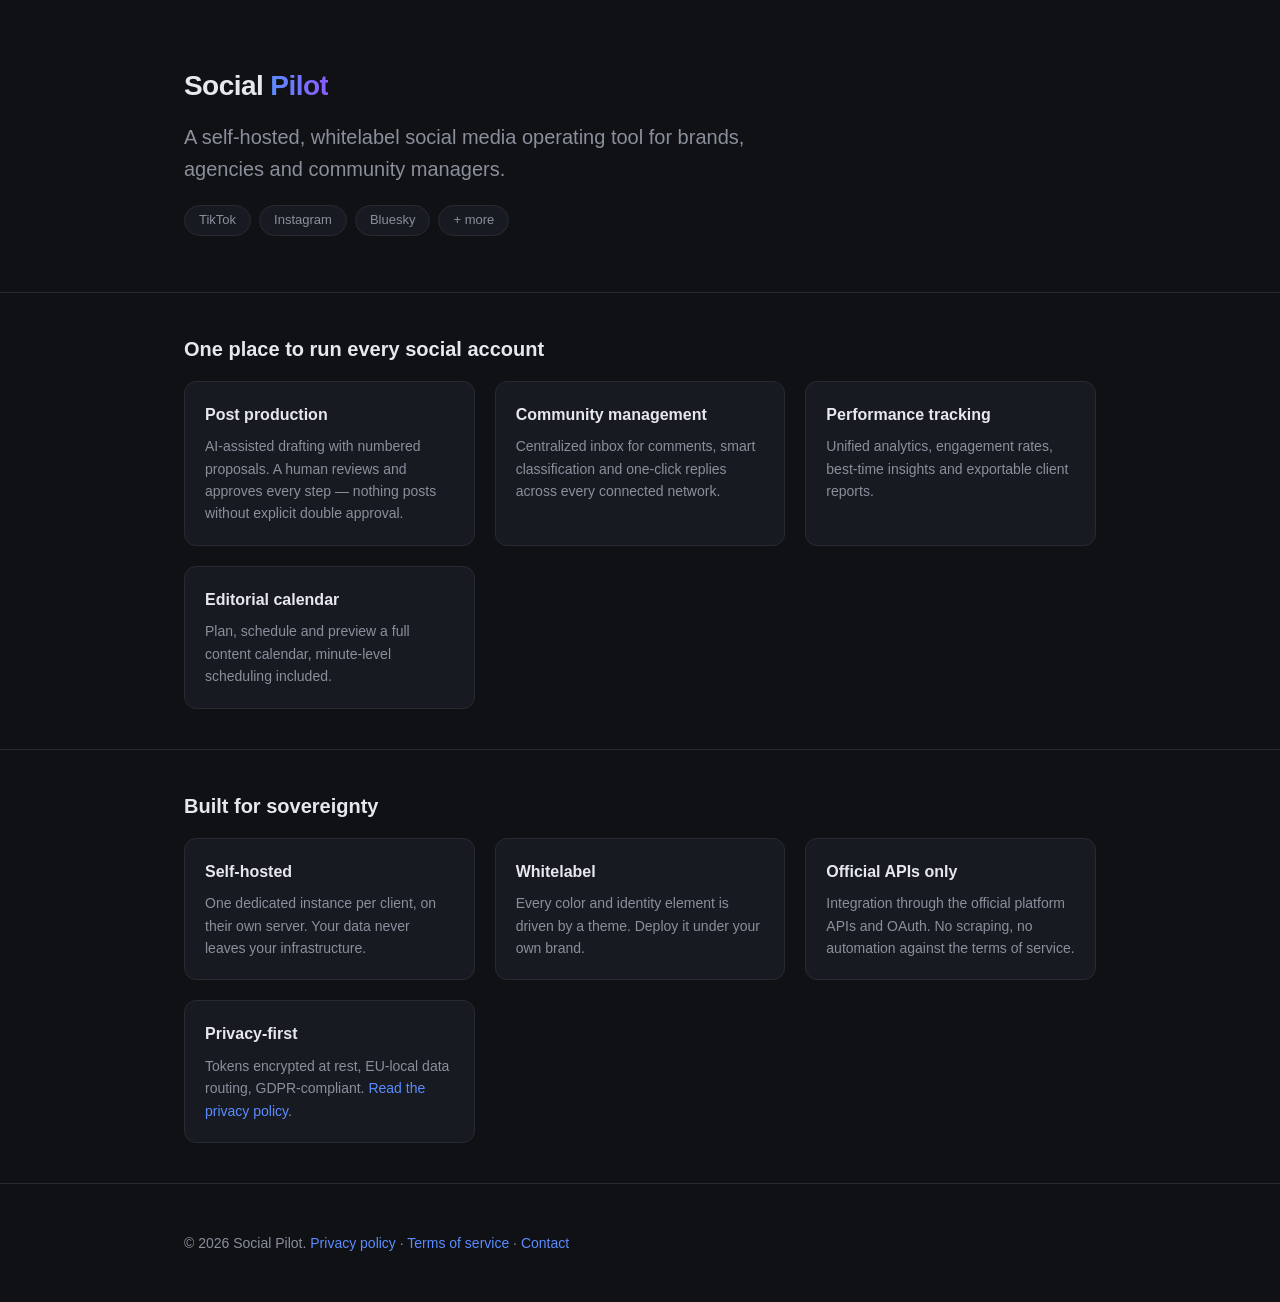
<file: site/index.html>
<!DOCTYPE html>
<html lang="en">
<head>
<meta charset="UTF-8">
<meta name="viewport" content="width=device-width, initial-scale=1.0">
<title>Social Pilot — Whitelabel Social Media Operating Tool</title>
<meta name="description" content="Self-hosted, whitelabel social media operating tool for brands and agencies. Centralized post production, community management and performance tracking for TikTok, Instagram and more.">
<style>
  :root {
    --bg: #0f1115; --surface: #171a21; --border: #262a33;
    --fg: #e6e8ee; --muted: #8a8f9c; --accent: #5b8cff; --accent-2: #8a5bff;
  }
  * { box-sizing: border-box; margin: 0; padding: 0; }
  body { background: var(--bg); color: var(--fg); font: 16px/1.6 -apple-system, BlinkMacSystemFont, "Segoe UI", Roboto, sans-serif; }
  a { color: var(--accent); text-decoration: none; }
  .wrap { max-width: 960px; margin: 0 auto; padding: 0 24px; }
  header { padding: 64px 0 48px; }
  .logo { font-size: 28px; font-weight: 700; letter-spacing: -0.02em; }
  .logo span { background: linear-gradient(90deg, var(--accent), var(--accent-2)); -webkit-background-clip: text; background-clip: text; color: transparent; }
  .tagline { font-size: 20px; color: var(--muted); margin-top: 12px; max-width: 640px; }
  section { padding: 40px 0; border-top: 1px solid var(--border); }
  h2 { font-size: 20px; margin-bottom: 16px; }
  .grid { display: grid; grid-template-columns: repeat(auto-fit, minmax(260px, 1fr)); gap: 20px; }
  .card { background: var(--surface); border: 1px solid var(--border); border-radius: 12px; padding: 20px; }
  .card h3 { font-size: 16px; margin-bottom: 8px; }
  .card p { color: var(--muted); font-size: 14px; }
  footer { padding: 48px 0; color: var(--muted); font-size: 14px; border-top: 1px solid var(--border); }
  .pill { display: inline-block; background: var(--surface); border: 1px solid var(--border); border-radius: 999px; padding: 4px 14px; font-size: 13px; color: var(--muted); margin: 0 8px 8px 0; }
</style>
</head>
<body>
<header>
  <div class="wrap">
    <div class="logo">Social <span>Pilot</span></div>
    <p class="tagline">A self-hosted, whitelabel social media operating tool for brands, agencies and community managers.</p>
    <div style="margin-top: 20px;">
      <span class="pill">TikTok</span><span class="pill">Instagram</span><span class="pill">Bluesky</span><span class="pill">+ more</span>
    </div>
  </div>
</header>

<section>
  <div class="wrap">
    <h2>One place to run every social account</h2>
    <div class="grid">
      <div class="card">
        <h3>Post production</h3>
        <p>AI-assisted drafting with numbered proposals. A human reviews and approves every step — nothing posts without explicit double approval.</p>
      </div>
      <div class="card">
        <h3>Community management</h3>
        <p>Centralized inbox for comments, smart classification and one-click replies across every connected network.</p>
      </div>
      <div class="card">
        <h3>Performance tracking</h3>
        <p>Unified analytics, engagement rates, best-time insights and exportable client reports.</p>
      </div>
      <div class="card">
        <h3>Editorial calendar</h3>
        <p>Plan, schedule and preview a full content calendar, minute-level scheduling included.</p>
      </div>
    </div>
  </div>
</section>

<section>
  <div class="wrap">
    <h2>Built for sovereignty</h2>
    <div class="grid">
      <div class="card">
        <h3>Self-hosted</h3>
        <p>One dedicated instance per client, on their own server. Your data never leaves your infrastructure.</p>
      </div>
      <div class="card">
        <h3>Whitelabel</h3>
        <p>Every color and identity element is driven by a theme. Deploy it under your own brand.</p>
      </div>
      <div class="card">
        <h3>Official APIs only</h3>
        <p>Integration through the official platform APIs and OAuth. No scraping, no automation against the terms of service.</p>
      </div>
      <div class="card">
        <h3>Privacy-first</h3>
        <p>Tokens encrypted at rest, EU-local data routing, GDPR-compliant. <a href="privacy.html">Read the privacy policy</a>.</p>
      </div>
    </div>
  </div>
</section>

<footer>
  <div class="wrap">
    <p>&copy; 2026 Social Pilot. <a href="privacy.html">Privacy policy</a> &middot; <a href="terms.html">Terms of service</a> &middot; <a href="mailto:contact@aiturn.io">Contact</a></p>
  </div>
</footer>
</body>
</html>
</file>
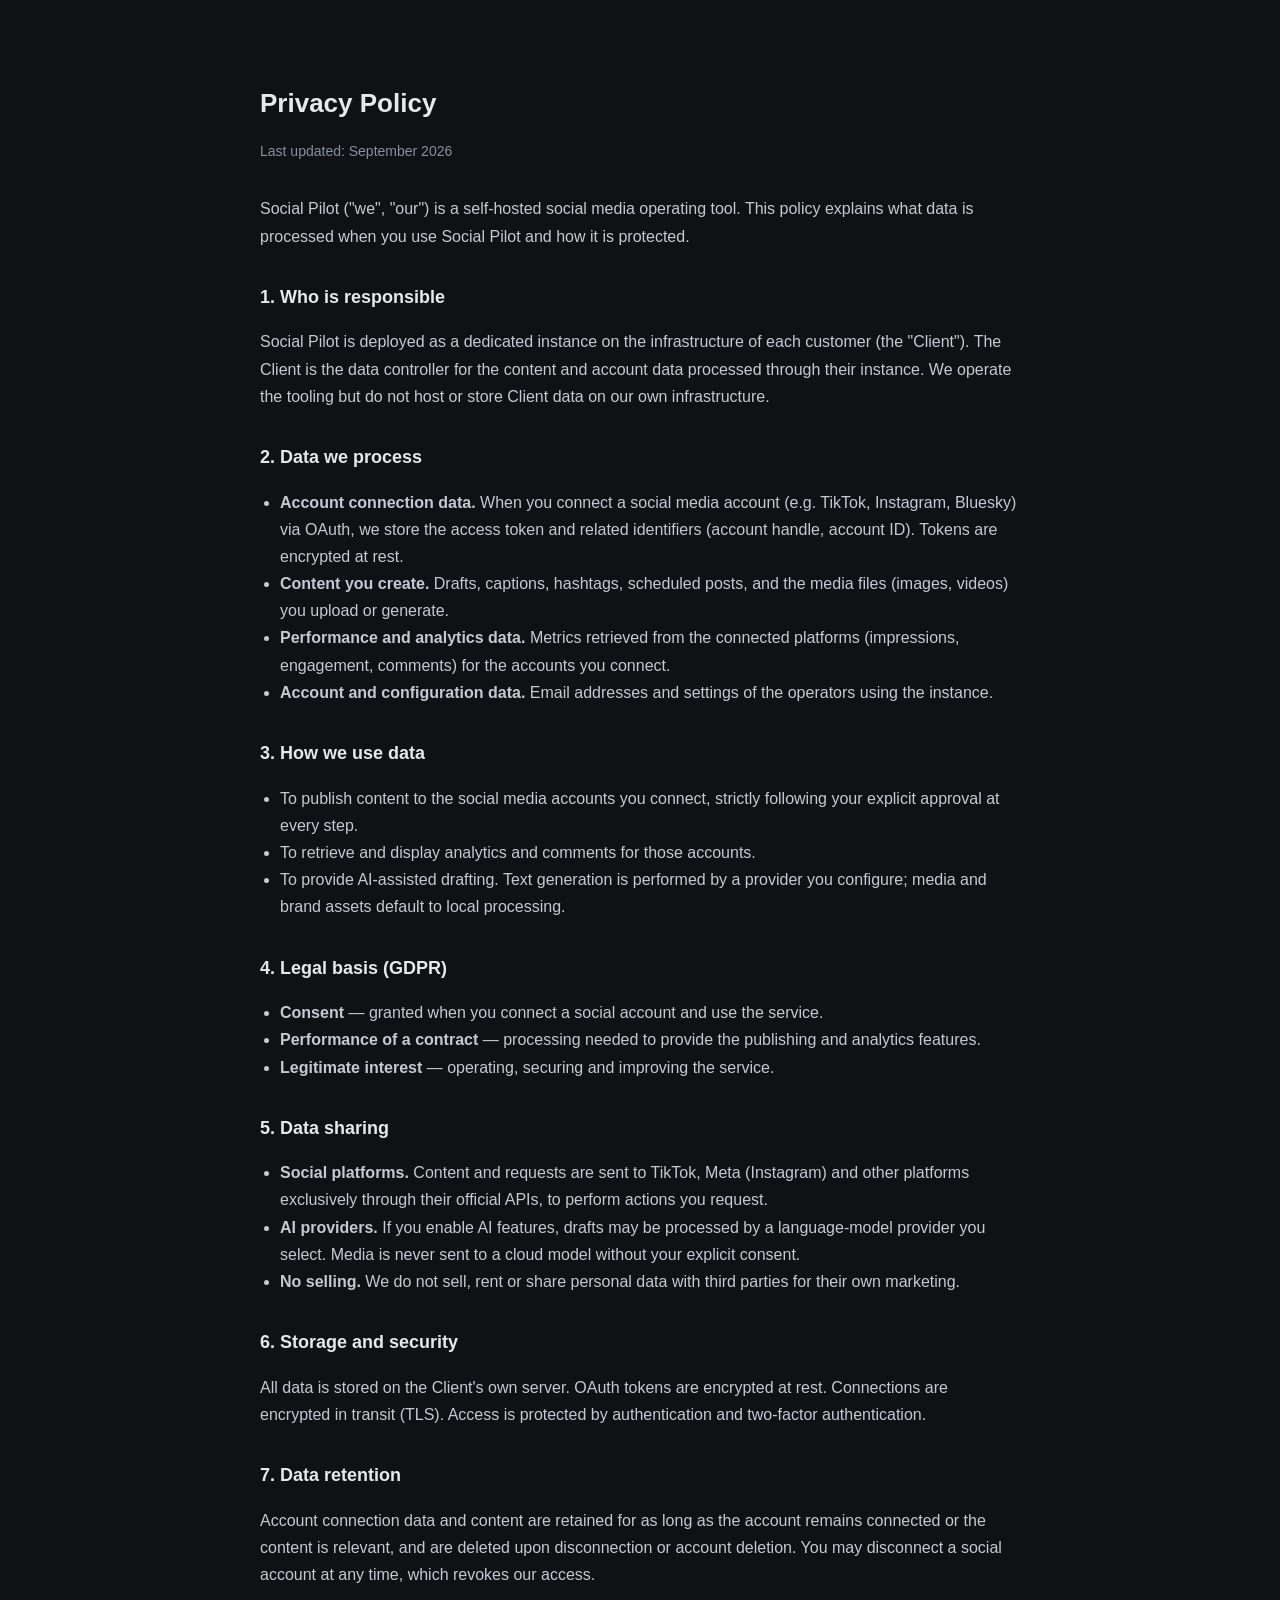
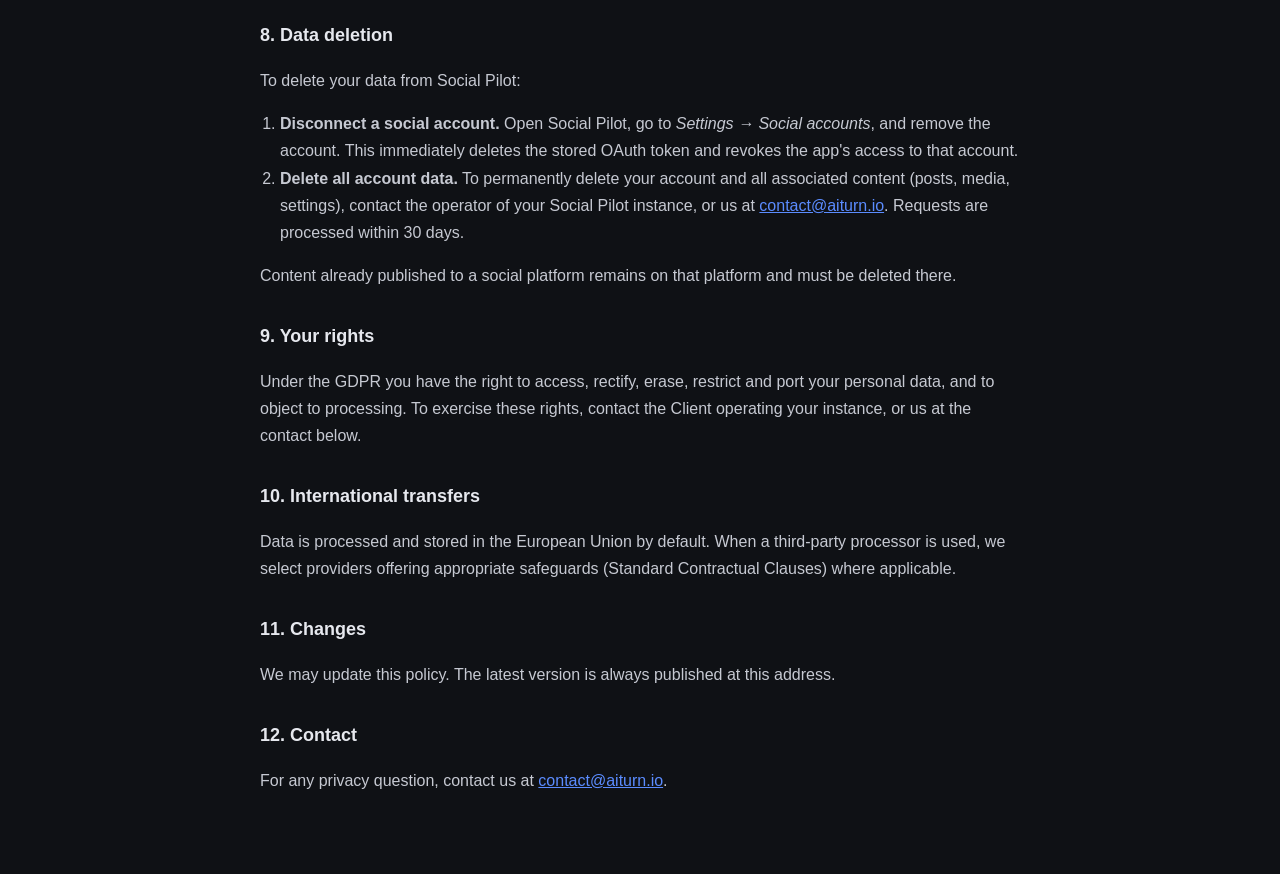
<file: site/privacy.html>
<!DOCTYPE html>
<html lang="en">
<head>
<meta charset="UTF-8">
<meta name="viewport" content="width=device-width, initial-scale=1.0">
<title>Privacy Policy — Social Pilot</title>
<style>
  body { background: #0f1115; color: #e6e8ee; font: 16px/1.7 -apple-system, BlinkMacSystemFont, "Segoe UI", Roboto, sans-serif; margin: 0; }
  .wrap { max-width: 760px; margin: 0 auto; padding: 64px 24px; }
  h1 { font-size: 26px; margin-bottom: 8px; }
  .updated { color: #8a8f9c; font-size: 14px; margin-bottom: 32px; }
  h2 { font-size: 18px; margin-top: 32px; }
  p, li { color: #c6c9d2; }
  ul, ol { padding-left: 20px; }
  a { color: #5b8cff; }
</style>
</head>
<body>
<div class="wrap">
  <h1>Privacy Policy</h1>
  <p class="updated">Last updated: September 2026</p>

  <p>Social Pilot ("we", "our") is a self-hosted social media operating tool. This policy explains what data is processed when you use Social Pilot and how it is protected.</p>

  <h2>1. Who is responsible</h2>
  <p>Social Pilot is deployed as a dedicated instance on the infrastructure of each customer (the "Client"). The Client is the data controller for the content and account data processed through their instance. We operate the tooling but do not host or store Client data on our own infrastructure.</p>

  <h2>2. Data we process</h2>
  <ul>
    <li><strong>Account connection data.</strong> When you connect a social media account (e.g. TikTok, Instagram, Bluesky) via OAuth, we store the access token and related identifiers (account handle, account ID). Tokens are encrypted at rest.</li>
    <li><strong>Content you create.</strong> Drafts, captions, hashtags, scheduled posts, and the media files (images, videos) you upload or generate.</li>
    <li><strong>Performance and analytics data.</strong> Metrics retrieved from the connected platforms (impressions, engagement, comments) for the accounts you connect.</li>
    <li><strong>Account and configuration data.</strong> Email addresses and settings of the operators using the instance.</li>
  </ul>

  <h2>3. How we use data</h2>
  <ul>
    <li>To publish content to the social media accounts you connect, strictly following your explicit approval at every step.</li>
    <li>To retrieve and display analytics and comments for those accounts.</li>
    <li>To provide AI-assisted drafting. Text generation is performed by a provider you configure; media and brand assets default to local processing.</li>
  </ul>

  <h2>4. Legal basis (GDPR)</h2>
  <ul>
    <li><strong>Consent</strong> — granted when you connect a social account and use the service.</li>
    <li><strong>Performance of a contract</strong> — processing needed to provide the publishing and analytics features.</li>
    <li><strong>Legitimate interest</strong> — operating, securing and improving the service.</li>
  </ul>

  <h2>5. Data sharing</h2>
  <ul>
    <li><strong>Social platforms.</strong> Content and requests are sent to TikTok, Meta (Instagram) and other platforms exclusively through their official APIs, to perform actions you request.</li>
    <li><strong>AI providers.</strong> If you enable AI features, drafts may be processed by a language-model provider you select. Media is never sent to a cloud model without your explicit consent.</li>
    <li><strong>No selling.</strong> We do not sell, rent or share personal data with third parties for their own marketing.</li>
  </ul>

  <h2>6. Storage and security</h2>
  <p>All data is stored on the Client's own server. OAuth tokens are encrypted at rest. Connections are encrypted in transit (TLS). Access is protected by authentication and two-factor authentication.</p>

  <h2>7. Data retention</h2>
  <p>Account connection data and content are retained for as long as the account remains connected or the content is relevant, and are deleted upon disconnection or account deletion. You may disconnect a social account at any time, which revokes our access.</p>

  <h2 id="data-deletion">8. Data deletion</h2>
  <p>To delete your data from Social Pilot:</p>
  <ol>
    <li><strong>Disconnect a social account.</strong> Open Social Pilot, go to <em>Settings → Social accounts</em>, and remove the account. This immediately deletes the stored OAuth token and revokes the app's access to that account.</li>
    <li><strong>Delete all account data.</strong> To permanently delete your account and all associated content (posts, media, settings), contact the operator of your Social Pilot instance, or us at <a href="mailto:contact@aiturn.io">contact@aiturn.io</a>. Requests are processed within 30 days.</li>
  </ol>
  <p>Content already published to a social platform remains on that platform and must be deleted there.</p>

  <h2>9. Your rights</h2>
  <p>Under the GDPR you have the right to access, rectify, erase, restrict and port your personal data, and to object to processing. To exercise these rights, contact the Client operating your instance, or us at the contact below.</p>

  <h2>10. International transfers</h2>
  <p>Data is processed and stored in the European Union by default. When a third-party processor is used, we select providers offering appropriate safeguards (Standard Contractual Clauses) where applicable.</p>

  <h2>11. Changes</h2>
  <p>We may update this policy. The latest version is always published at this address.</p>

  <h2>12. Contact</h2>
  <p>For any privacy question, contact us at <a href="mailto:contact@aiturn.io">contact@aiturn.io</a>.</p>
</div>
</body>
</html>
</file>
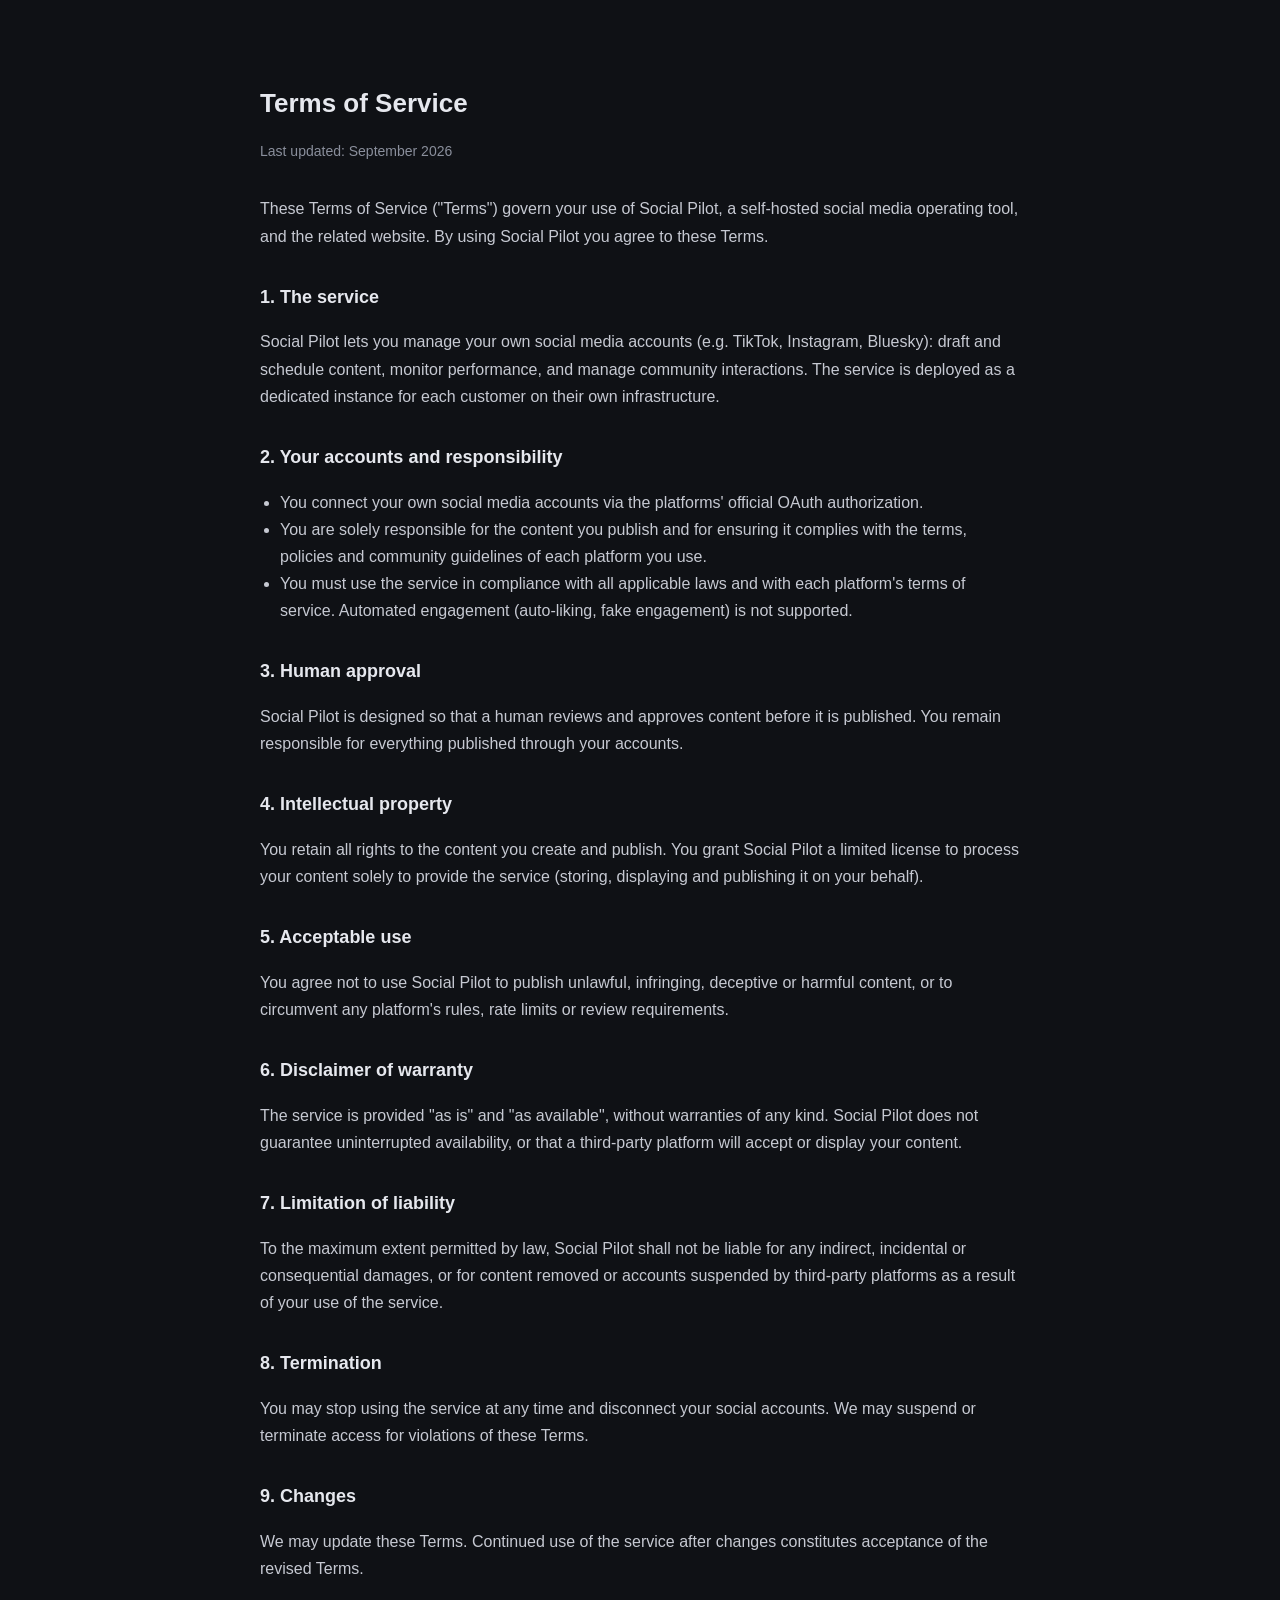
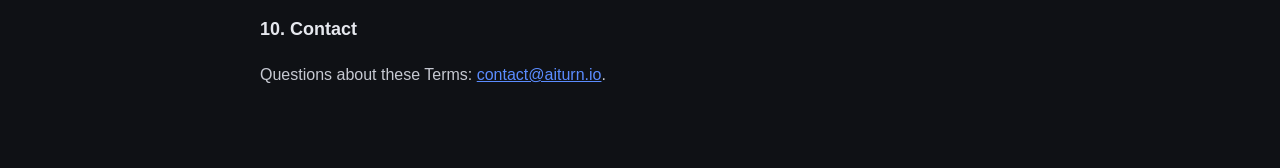
<file: site/terms.html>
<!DOCTYPE html>
<html lang="en">
<head>
<meta charset="UTF-8">
<meta name="viewport" content="width=device-width, initial-scale=1.0">
<title>Terms of Service — Social Pilot</title>
<style>
  body { background: #0f1115; color: #e6e8ee; font: 16px/1.7 -apple-system, BlinkMacSystemFont, "Segoe UI", Roboto, sans-serif; margin: 0; }
  .wrap { max-width: 760px; margin: 0 auto; padding: 64px 24px; }
  h1 { font-size: 26px; margin-bottom: 8px; }
  .updated { color: #8a8f9c; font-size: 14px; margin-bottom: 32px; }
  h2 { font-size: 18px; margin-top: 32px; }
  p, li { color: #c6c9d2; }
  ul { padding-left: 20px; }
  a { color: #5b8cff; }
</style>
</head>
<body>
<div class="wrap">
  <h1>Terms of Service</h1>
  <p class="updated">Last updated: September 2026</p>

  <p>These Terms of Service ("Terms") govern your use of Social Pilot, a self-hosted social media operating tool, and the related website. By using Social Pilot you agree to these Terms.</p>

  <h2>1. The service</h2>
  <p>Social Pilot lets you manage your own social media accounts (e.g. TikTok, Instagram, Bluesky): draft and schedule content, monitor performance, and manage community interactions. The service is deployed as a dedicated instance for each customer on their own infrastructure.</p>

  <h2>2. Your accounts and responsibility</h2>
  <ul>
    <li>You connect your own social media accounts via the platforms' official OAuth authorization.</li>
    <li>You are solely responsible for the content you publish and for ensuring it complies with the terms, policies and community guidelines of each platform you use.</li>
    <li>You must use the service in compliance with all applicable laws and with each platform's terms of service. Automated engagement (auto-liking, fake engagement) is not supported.</li>
  </ul>

  <h2>3. Human approval</h2>
  <p>Social Pilot is designed so that a human reviews and approves content before it is published. You remain responsible for everything published through your accounts.</p>

  <h2>4. Intellectual property</h2>
  <p>You retain all rights to the content you create and publish. You grant Social Pilot a limited license to process your content solely to provide the service (storing, displaying and publishing it on your behalf).</p>

  <h2>5. Acceptable use</h2>
  <p>You agree not to use Social Pilot to publish unlawful, infringing, deceptive or harmful content, or to circumvent any platform's rules, rate limits or review requirements.</p>

  <h2>6. Disclaimer of warranty</h2>
  <p>The service is provided "as is" and "as available", without warranties of any kind. Social Pilot does not guarantee uninterrupted availability, or that a third-party platform will accept or display your content.</p>

  <h2>7. Limitation of liability</h2>
  <p>To the maximum extent permitted by law, Social Pilot shall not be liable for any indirect, incidental or consequential damages, or for content removed or accounts suspended by third-party platforms as a result of your use of the service.</p>

  <h2>8. Termination</h2>
  <p>You may stop using the service at any time and disconnect your social accounts. We may suspend or terminate access for violations of these Terms.</p>

  <h2>9. Changes</h2>
  <p>We may update these Terms. Continued use of the service after changes constitutes acceptance of the revised Terms.</p>

  <h2>10. Contact</h2>
  <p>Questions about these Terms: <a href="mailto:contact@aiturn.io">contact@aiturn.io</a>.</p>
</div>
</body>
</html>
</file>
